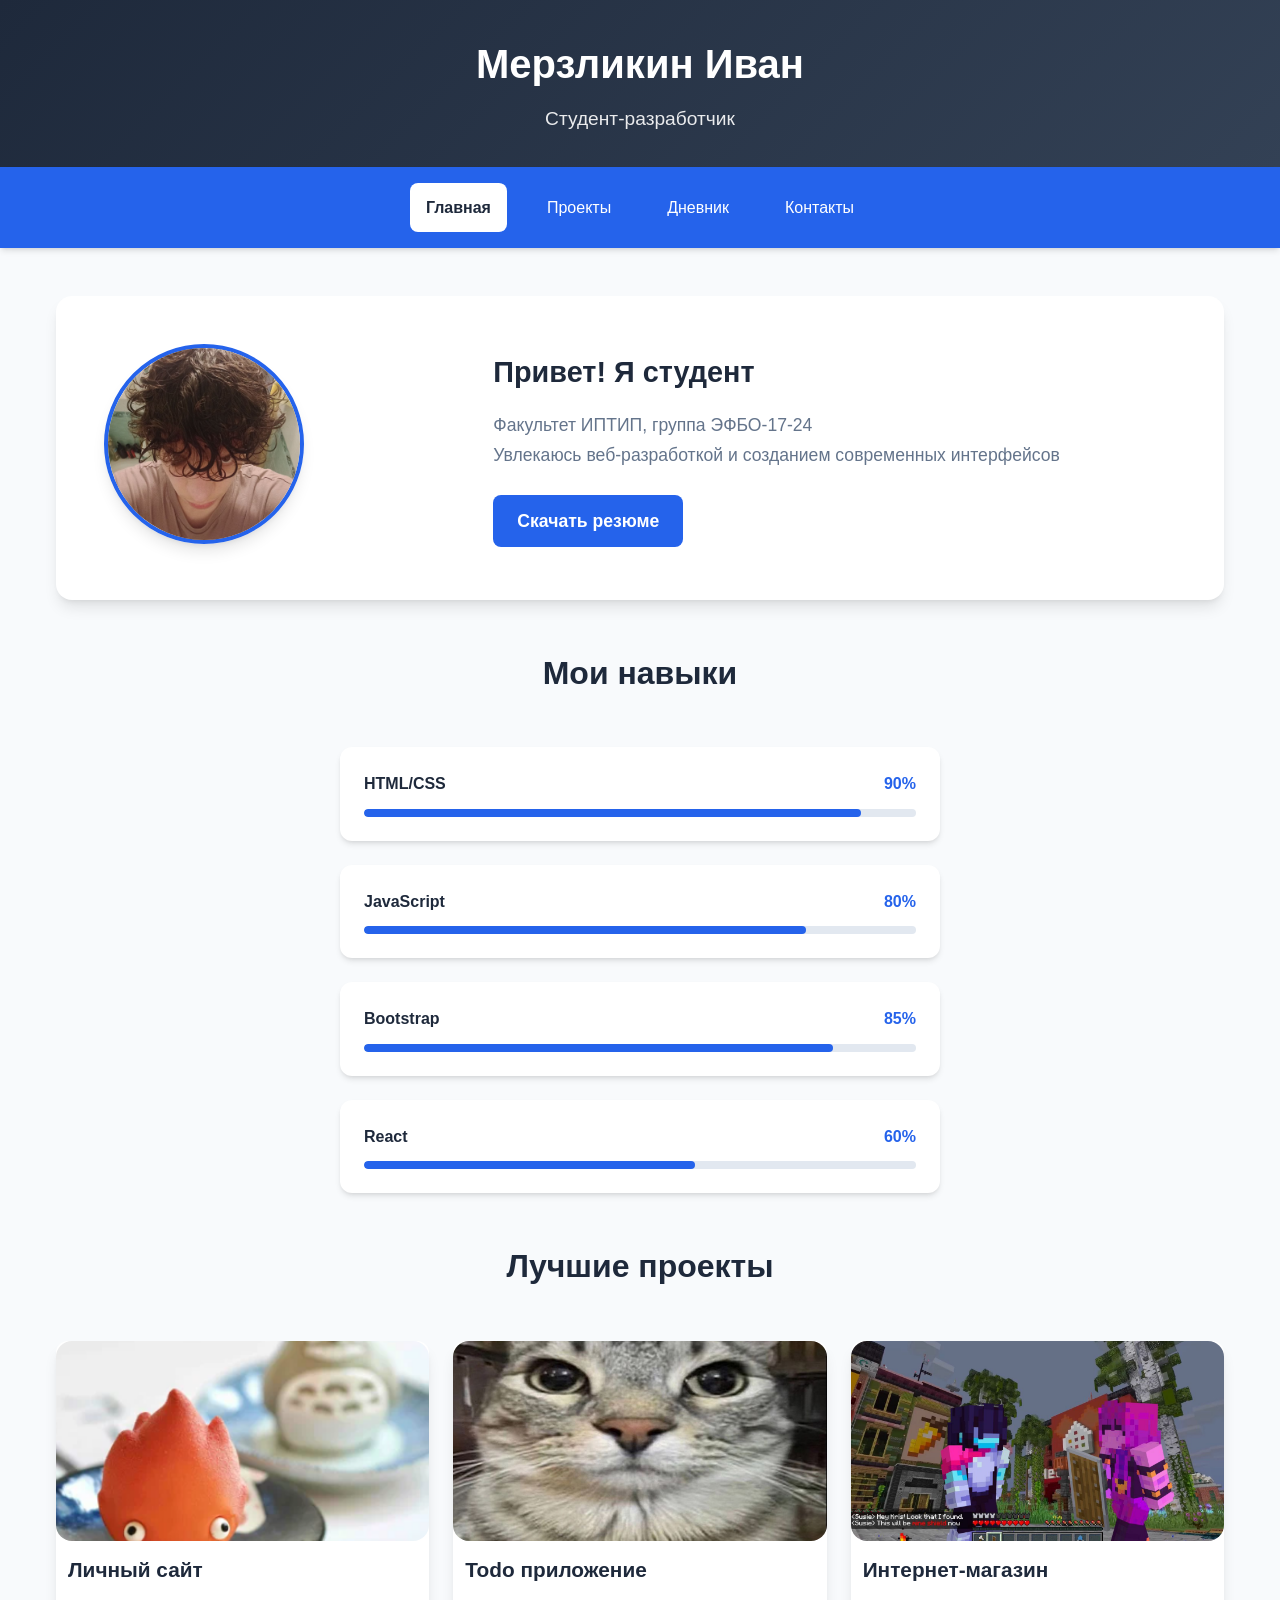
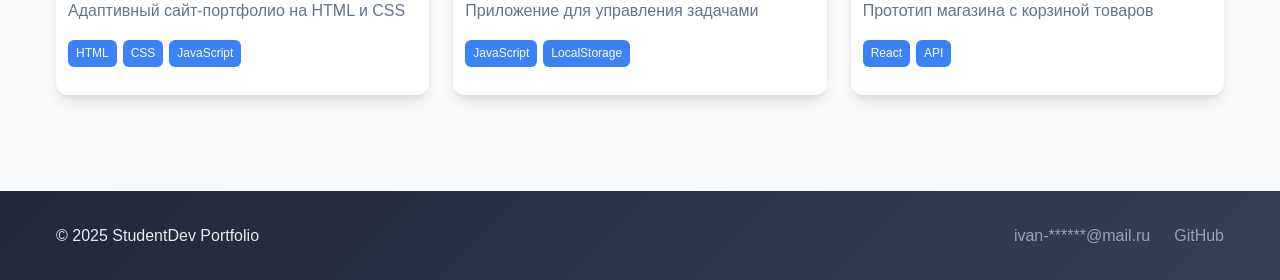
<file: index.html>
<!DOCTYPE html>
<html lang="ru">
<head>
    <meta charset="UTF-8">
    <meta name="viewport" content="width=device-width, initial-scale=1.0">
    <meta name="description" content="Личный сайт студента-разработчика - главная">
    <title>Главная - StudentDev Portfolio</title>
    <link rel="stylesheet" href="styles/styles.css">
</head>
<body>
    <div class="page">
        <!-- Header -->
        <header class="header">
            <div class="container">
                <div class="header__content">
                    <h1 class="header__title">Мерзликин Иван</h1>
                    <p class="header__subtitle">Студент-разработчик</p>
                </div>
            </div>
        </header>

        <!-- Navigation -->
        <nav class="nav" aria-label="Основная навигация">
            <div class="container">
                <ul class="nav__list">
                    <li class="nav__item nav__item--active">
                        <a href="index.html" class="nav__link" aria-current="page">Главная</a>
                    </li>
                    <li class="nav__item">
                        <a href="pages/projects.html" class="nav__link">Проекты</a>
                    </li>
                    <li class="nav__item">
                        <a href="pages/diary.html" class="nav__link">Дневник</a>
                    </li>
                    <li class="nav__item">
                        <a href="pages/contacts.html" class="nav__link">Контакты</a>
                    </li>
                </ul>
            </div>
        </nav>

        <!-- Main Content -->
        <main class="main">
            <div class="container">
                <!-- Hero Section -->
                <section class="hero">
                    <div class="hero__content">
                        <div class="hero__image">
                            <img src="images/photo.jpg" alt="Фото студента" class="hero__photo">
                        </div>
                        <div class="hero__info">
                            <h2 class="hero__greeting">Привет! Я студент</h2>
                            <p class="hero__description">
                                Факультет ИПТИП, группа ЭФБО-17-24<br>
                                Увлекаюсь веб-разработкой и созданием современных интерфейсов
                            </p>
                            <a href="assets/myResume.pdf" download class="button button--primary hero__button" aria-label="Скачать резюме">Скачать резюме</a>
                        </div>
                    </div>
                </section>

                <!-- Skills Section -->
                <section class="skills">
                    <h2 class="section-title">Мои навыки</h2>
                    <div class="skills__grid">
                        <div class="skill">
                            <div class="skill__header">
                                <span class="skill__name">HTML/CSS</span>
                                <span class="skill__percent">90%</span>
                            </div>
                            <div class="skill__progress">
                                <div class="skill__progress-bar" style="width: 90%"></div>
                            </div>
                        </div>
                        <div class="skill">
                            <div class="skill__header">
                                <span class="skill__name">JavaScript</span>
                                <span class="skill__percent">80%</span>
                            </div>
                            <div class="skill__progress">
                                <div class="skill__progress-bar" style="width: 80%"></div>
                            </div>
                        </div>
                        <div class="skill">
                            <div class="skill__header">
                                <span class="skill__name">Bootstrap</span>
                                <span class="skill__percent">85%</span>
                            </div>
                            <div class="skill__progress">
                                <div class="skill__progress-bar" style="width: 85%"></div>
                            </div>
                        </div>
                        <div class="skill">
                            <div class="skill__header">
                                <span class="skill__name">React</span>
                                <span class="skill__percent">60%</span>
                            </div>
                            <div class="skill__progress">
                                <div class="skill__progress-bar" style="width: 60%"></div>
                            </div>
                        </div>
                    </div>
                </section>

                <!-- Projects Preview -->
                <section class="projects-preview">
                    <h2 class="section-title">Лучшие проекты</h2>
                    <div class="projects-preview__grid">
                        <article class="project-card">
                            <div class="project-card__image">
                                <img src="images/project1.jpg" alt="Личный сайт" class="responsive-image">
                            </div>
                            <div class="project-card__content">
                                <h3 class="project-card__title">Личный сайт</h3>
                                <p class="project-card__description">
                                    Адаптивный сайт-портфолио на HTML и CSS
                                </p>
                                <div class="project-card__tags">
                                    <span class="tag">HTML</span>
                                    <span class="tag">CSS</span>
                                    <span class="tag">JavaScript</span>
                                </div>
                            </div>
                        </article>
                        <article class="project-card">
                            <div class="project-card__image">
                                <img src="images/project2.jpg" alt="Todo приложение" class="responsive-image">
                            </div>
                            <div class="project-card__content">
                                <h3 class="project-card__title">Todo приложение</h3>
                                <p class="project-card__description">
                                    Приложение для управления задачами
                                </p>
                                <div class="project-card__tags">
                                    <span class="tag">JavaScript</span>
                                    <span class="tag">LocalStorage</span>
                                </div>
                            </div>
                        </article>
                        <article class="project-card">
                            <div class="project-card__image">
                                <img src="images/project3.jpg" alt="Интернет-магазин" class="responsive-image">
                            </div>
                            <div class="project-card__content">
                                <h3 class="project-card__title">Интернет-магазин</h3>
                                <p class="project-card__description">
                                    Прототип магазина с корзиной товаров
                                </p>
                                <div class="project-card__tags">
                                    <span class="tag">React</span>
                                    <span class="tag">API</span>
                                </div>
                            </div>
                        </article>
                    </div>
                </section>
            </div>
        </main>

        <!-- Footer -->
        <footer class="footer">
            <div class="container">
                <div class="footer__content">
                    <p class="footer__copyright">&copy; 2025 StudentDev Portfolio</p>
                    <div class="footer__links">
                        <a href="mailto:student@edu.ru" class="footer__link">ivan-******@mail.ru</a>
                        <a href="https://github.com/Fayman7/Frontend-And-Backend-Development-KR2/tree/dev" class="footer__link">GitHub</a>
                    </div>
                </div>
            </div>
        </footer>
    </div>
</body>
</html>
</file>
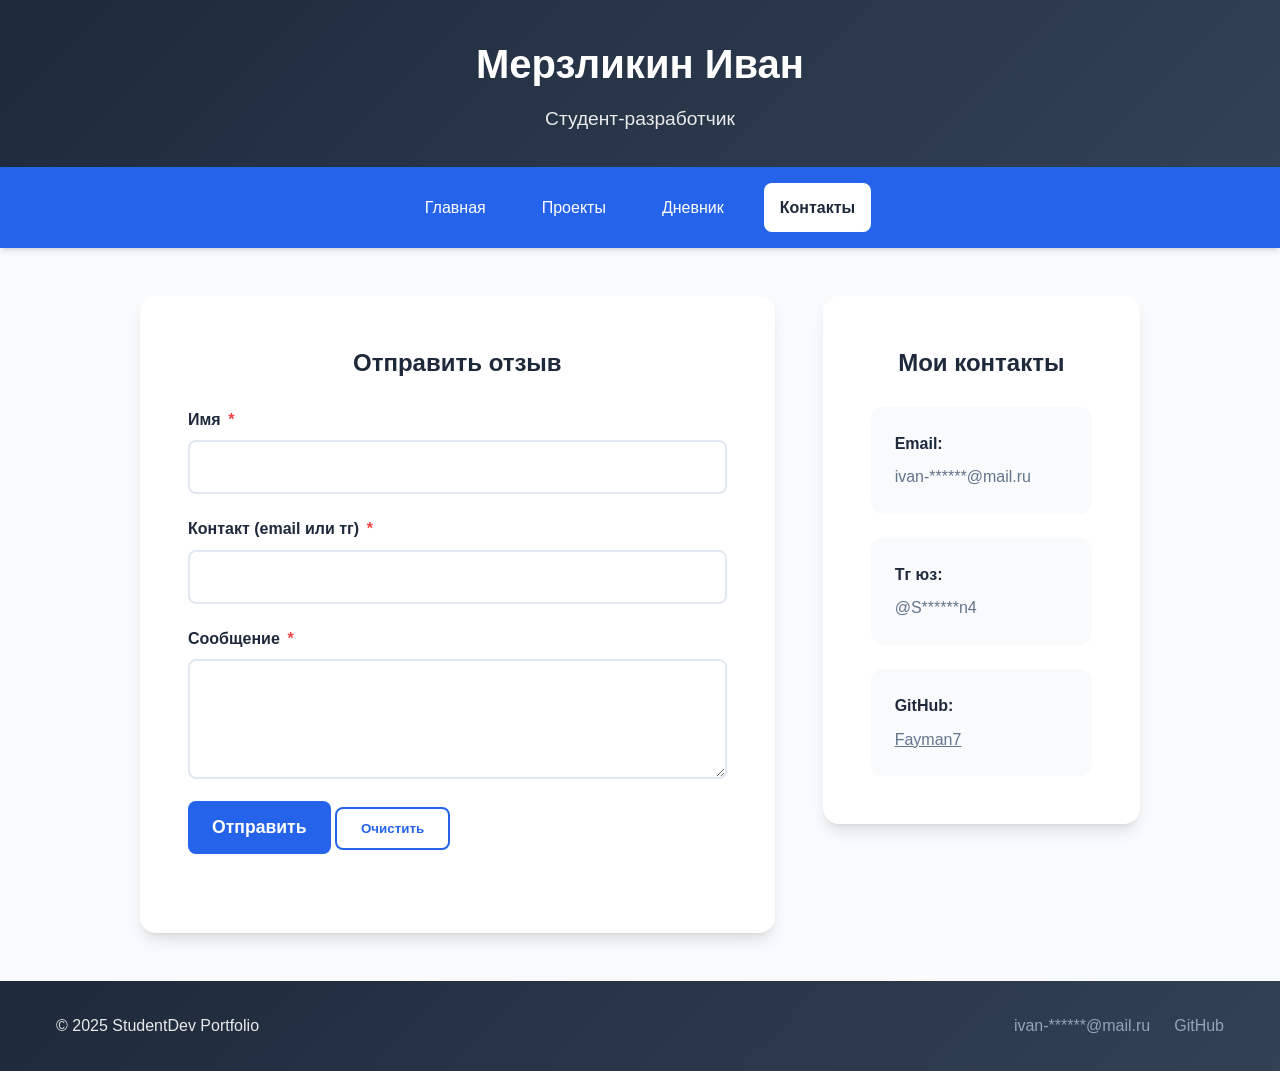
<file: pages/contacts.html>
<!DOCTYPE html>
<html lang="ru">
<head>
    <meta charset="UTF-8">
    <meta name="viewport" content="width=device-width, initial-scale=1.0">
    <meta name="description" content="Личный сайт студента-разработчика - контакты">
    <title>Проекты - StudentDev Portfolio</title>
    <link rel="stylesheet" href="../styles/styles.css">
</head>
<body>
    <div class="page">
        <!-- Header -->
        <header class="header">
            <div class="container">
                <div class="header__content">
                    <h1 class="header__title">Мерзликин Иван</h1>
                    <p class="header__subtitle">Студент-разработчик</p>
                </div>
            </div>
        </header>

        <!-- Navigation -->
        <nav class="nav" aria-label="Основная навигация">
            <div class="container">
                <ul class="nav__list">
                    <li class="nav__item">
                        <a href="../index.html" class="nav__link">Главная</a>
                    </li>
                    <li class="nav__item">
                        <a href="projects.html" class="nav__link">Проекты</a>
                    </li>
                    <li class="nav__item">
                        <a href="diary.html" class="nav__link">Дневник</a>
                    </li>
                    <li class="nav__item nav__item--active">
                        <a href="contacts.html" class="nav__link" aria-current="page">Контакты</a>
                    </li>
                </ul>
            </div>
        </nav>

        <!-- Main Content -->
        <main class="main">
            <div class="container">
                <div class="contacts__content">
                    <div class="contact-form" aria-labelledby="contactFormTitle">
                        <h2 id="contactFormTitle" class="contact-form__title">Отправить отзыв</h2>

                        <form id="contactForm" class="form" novalidate>
                            <fieldset>
                                <legend class="visually-hidden">Форма обратной связи</legend>

                                <div class="form-group">
                                    <label for="name" class="form-label">Имя <span aria-hidden="true" class="required-mark">*</span></label>
                                    <input id="name" name="name" type="text" class="form__input" required aria-required="true" aria-describedby="nameError">
                                    <span id="nameError" class="form-error" role="alert" aria-live="assertive"></span>
                                </div>

                                <div class="form-group">
                                    <label for="contact" class="form-label">Контакт (email или тг) <span aria-hidden="true" class="required-mark">*</span></label>
                                    <input id="contact" name="contact" type="text" class="form__input" required aria-required="true" aria-describedby="contactError">
                                    <span id="contactError" class="form-error" role="alert" aria-live="assertive"></span>
                                </div>

                                <div class="form-group">
                                    <label for="message" class="form-label">Сообщение <span aria-hidden="true" class="required-mark">*</span></label>
                                    <textarea id="message" name="message" class="form__textarea" required aria-required="true" aria-describedby="messageError"></textarea>
                                    <span id="messageError" class="form-error" role="alert" aria-live="assertive"></span>
                                </div>

                                <div class="form-actions">
                                    <button type="submit" class="button form__button button--primary">Отправить</button>
                                    <button type="button" id="contactReset" class="button button--outline">Очистить</button>
                                </div>
                            </fieldset>
                        </form>

                        <p id="formStatus" class="form-status" aria-live="polite"></p>
                    </div>
                    <div class="contact-info">
                        <h2 class="contact-info__title">Мои контакты</h2>
                        <div class="contact-info__items">
                            <div class="contact-item">
                                <div class="contact-item__content">
                                    <p class="contact-item__title">Email: <p class="contact-item__value">ivan-******@mail.ru</p></p>
                                </div>
                            </div>
                            <div class="contact-item">
                                <div class="contact-item__content">
                                    <p class="contact-item__title">Тг юз: <p class="contact-item__value">@S******n4</p></p>
                                </div>
                            </div>
                            <div class="contact-item">
                                <div class="contact-item__content">
                                    <p class="contact-item__title">GitHub: </p>
                                    <a href="https://github.com/Fayman7/Frontend-And-Backend-Development-KR2/tree/dev" class="contact-item__value">Fayman7</a>
                                </div>
                            </div>
                        </div>
                    </div>
                </div>
            </div>
        </main>

        <!-- Footer -->
        <footer class="footer">
            <div class="container">
                <div class="footer__content">
                    <p class="footer__copyright">&copy; 2025 StudentDev Portfolio</p>
                    <div class="footer__links">
                        <a href="mailto:student@edu.ru" class="footer__link">ivan-******@mail.ru</a>
                        <a href="https://github.com/Fayman7/Frontend-And-Backend-Development-KR2/tree/dev" class="footer__link">GitHub</a>
                    </div>
                </div>
            </div>
        </footer>
    </div>
    <script>
        (function(){
        const form = document.getElementById('contactForm');
        const status = document.getElementById('formStatus');
        const resetBtn = document.getElementById('contactReset');

        function setError(input, message) {
            const err = document.getElementById(input.getAttribute('aria-describedby'));
            input.setAttribute('aria-invalid', 'true');
            if (err) err.textContent = message;
        }
        function clearError(input) {
            const err = document.getElementById(input.getAttribute('aria-describedby'));
            input.removeAttribute('aria-invalid');
            if (err) err.textContent = '';
        }

        function validate() {
            const name = form.elements['name'];
            const contact = form.elements['contact'];
            const message = form.elements['message'];
            let valid = true;
            // очистка
            [name, contact, message].forEach(clearError);

            if (!name.value.trim()) { setError(name, 'Введите имя'); valid = false; }
            if (!contact.value.trim()) { setError(contact, 'Укажите контакт'); valid = false; }
            if (!message.value.trim()) { setError(message, 'Напишите сообщение'); valid = false; }

            return { valid, firstInvalid: valid ? null : [name, contact, message].find(i => i.hasAttribute('aria-invalid')) };
        }

        form.addEventListener('submit', function(e){
            e.preventDefault();
            const result = validate();
            if (!result.valid) {
            result.firstInvalid.focus();
            status.textContent = 'Пожалуйста, исправьте ошибки в форме.';
            return;
            }
            // Успешная отправка (здесь можно сделать fetch). Для демонстрации — показать сообщение и сбросить форму.
            status.textContent = 'Спасибо! Ваше сообщение отправлено.';
            form.reset();
            [ ...form.elements ].forEach(el => { if (el.getAttribute && el.getAttribute('aria-invalid')) el.removeAttribute('aria-invalid'); });
        });

        resetBtn.addEventListener('click', () => {
            form.reset();
            status.textContent = '';
            [ ...form.elements ].forEach(el => { if (el.getAttribute && el.getAttribute('aria-invalid')) el.removeAttribute('aria-invalid'); const err = document.getElementById(el.getAttribute && el.getAttribute('aria-describedby')); if (err) err.textContent = ''; });
        });
        })();
    </script>
</body>
</html>
</file>
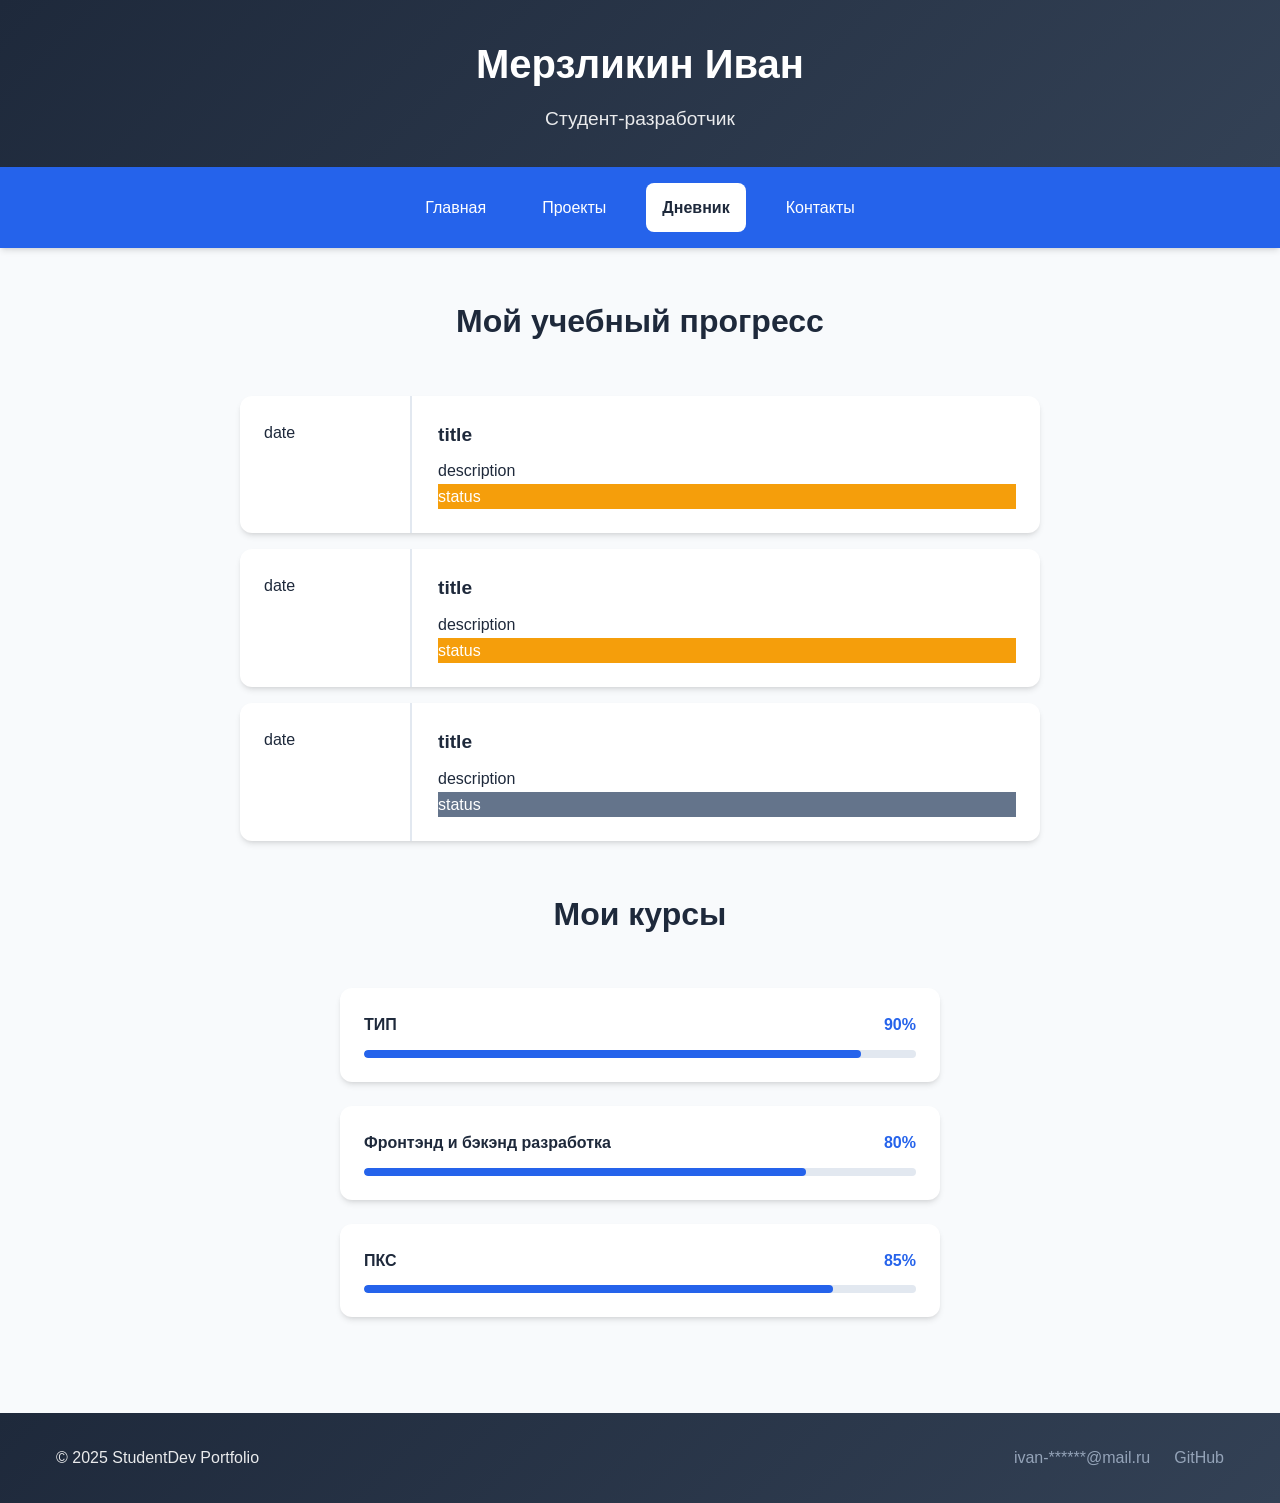
<file: pages/diary.html>
<!DOCTYPE html>
<html lang="ru">
<head>
    <meta charset="UTF-8">
    <meta name="viewport" content="width=device-width, initial-scale=1.0">
    <meta name="description" content="Личный сайт студента-разработчика - учебный дневник">
    <title>Проекты - StudentDev Portfolio</title>
    <link rel="stylesheet" href="../styles/styles.css">
</head>
<body>
    <div class="page">
        <!-- Header -->
        <header class="header">
            <div class="container">
                <div class="header__content">
                    <h1 class="header__title">Мерзликин Иван</h1>
                    <p class="header__subtitle">Студент-разработчик</p>
                </div>
            </div>
        </header>

        <!-- Navigation -->
        <nav class="nav" aria-label="Основная навигация">
            <div class="container">
                <ul class="nav__list">
                    <li class="nav__item">
                        <a href="../index.html" class="nav__link">Главная</a>
                    </li>
                    <li class="nav__item">
                        <a href="projects.html" class="nav__link">Проекты</a>
                    </li>
                    <li class="nav__item nav__item--active">
                        <a href="diary.html" class="nav__link" aria-current="page">Дневник</a>
                    </li>
                    <li class="nav__item">
                        <a href="contacts.html" class="nav__link">Контакты</a>
                    </li>
                </ul>
            </div>
        </nav>

        <!-- Main Content -->
        <main class="main">
            <div class="container">
                <section class="timeline">
                    <h2 class="section-title">Мой учебный прогресс</h2>
                    <div class="timeline__item">
                        <p class="timeline_date">date</p>
                        <div class="timeline__content">
                            <h2 class="timeline__title">title</h2>
                            <p class="timeline__descripsion">description</p>
                            <p class="timeline__status--in-progress">status</p>
                        </div>
                    </div>
                    <div class="timeline__item">
                        <p class="timeline_date">date</p>
                        <div class="timeline__content">
                            <h2 class="timeline__title">title</h2>
                            <p class="timeline__descripsion">description</p>
                            <p class="timeline__status--in-progress">status</p>
                        </div>
                    </div>
                    <div class="timeline__item">
                        <p class="timeline_date">date</p>
                        <div class="timeline__content">
                            <h2 class="timeline__title">title</h2>
                            <p class="timeline__descripsion">description</p>
                            <p class="timeline__status--planned">status</p>
                        </div>
                    </div>
                </section>
                <section class="skills">
                    <h2 class="section-title">Мои курсы</h2>
                    <div class="skills__grid">
                        <div class="skill">
                            <div class="skill__header">
                                <span class="skill__name">ТИП</span>
                                <span class="skill__percent">90%</span>
                            </div>
                            <div class="skill__progress">
                                <div class="skill__progress-bar" style="width: 90%"></div>
                            </div>
                        </div>
                        <div class="skill">
                            <div class="skill__header">
                                <span class="skill__name">Фронтэнд и бэкэнд разработка</span>
                                <span class="skill__percent">80%</span>
                            </div>
                            <div class="skill__progress">
                                <div class="skill__progress-bar" style="width: 80%"></div>
                            </div>
                        </div>
                        <div class="skill">
                            <div class="skill__header">
                                <span class="skill__name">ПКС</span>
                                <span class="skill__percent">85%</span>
                            </div>
                            <div class="skill__progress">
                                <div class="skill__progress-bar" style="width: 85%"></div>
                            </div>
                        </div>
                    </div>
                </section>
            </div>
        </main>

        <!-- Footer -->
        <footer class="footer">
            <div class="container">
                <div class="footer__content">
                    <p class="footer__copyright">&copy; 2025 StudentDev Portfolio</p>
                    <div class="footer__links">
                        <a href="mailto:student@edu.ru" class="footer__link">ivan-******@mail.ru</a>
                        <a href="https://github.com/Fayman7/Frontend-And-Backend-Development-KR2/tree/dev" class="footer__link">GitHub</a>
                    </div>
                </div>
            </div>
        </footer>
    </div>
</body>
</html>
</file>
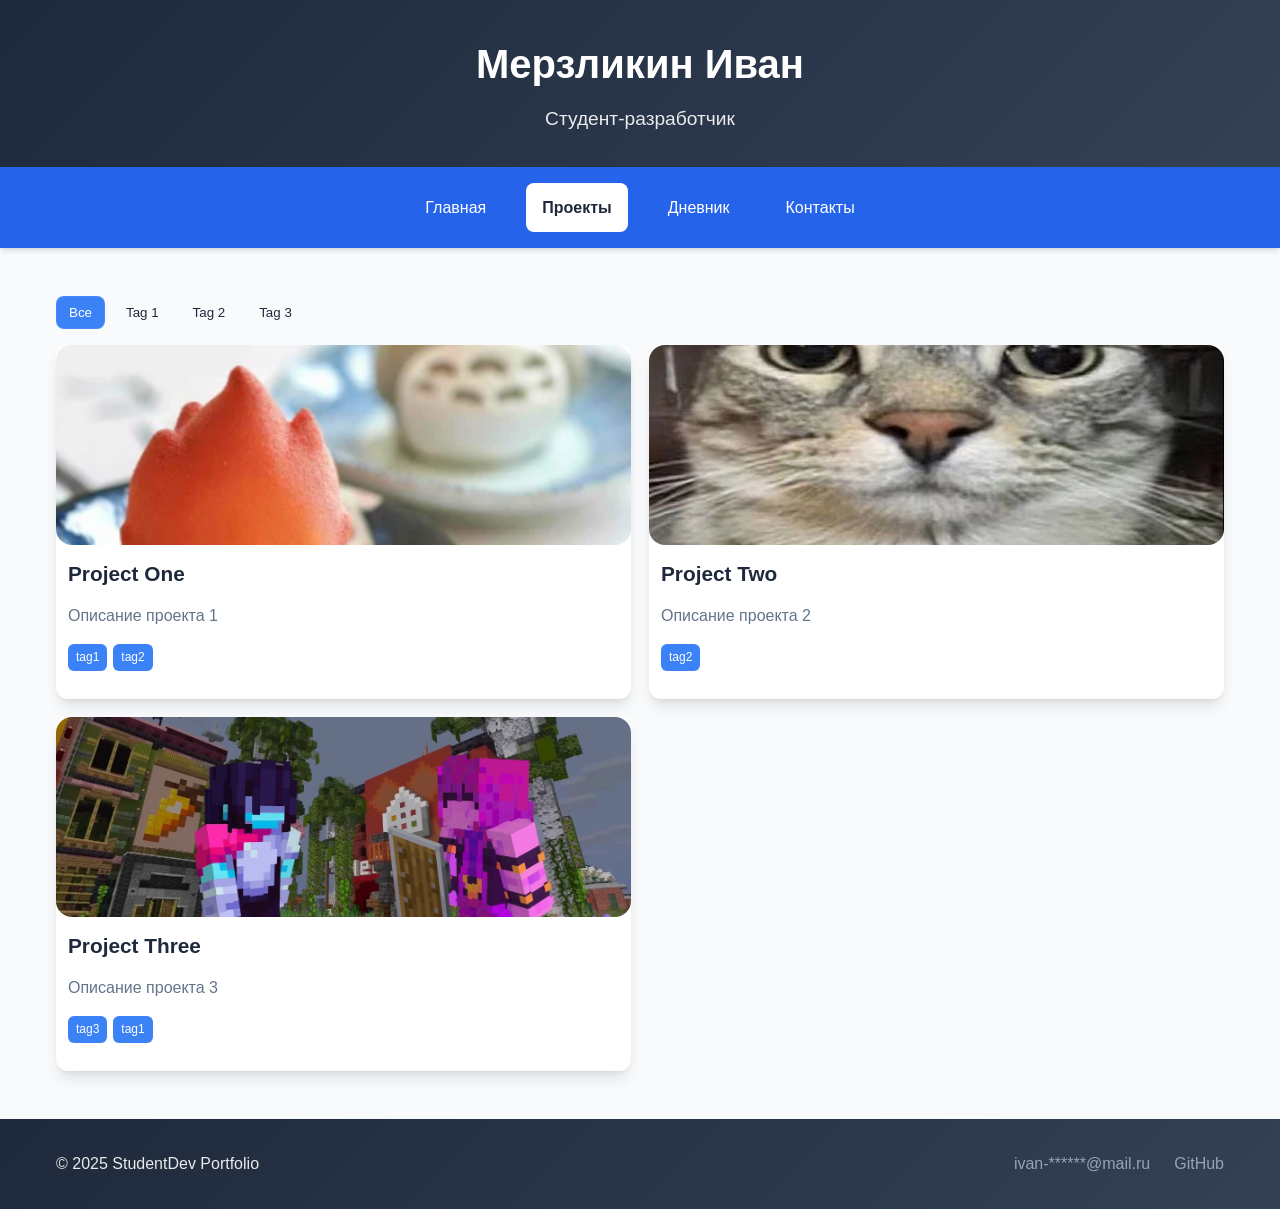
<file: pages/projects.html>
<!DOCTYPE html>
<html lang="ru">
<head>
    <meta charset="UTF-8">
    <meta name="viewport" content="width=device-width, initial-scale=1.0">
    <meta name="description" content="Личный сайт студента-разработчика - проекты">
    <title>Проекты - StudentDev Portfolio</title>
    <link rel="stylesheet" href="../styles/styles.css">
</head>
<body>
    <div class="page">
        <!-- Header -->
        <header class="header">
            <div class="container">
                <div class="header__content">
                    <h1 class="header__title">Мерзликин Иван</h1>
                    <p class="header__subtitle">Студент-разработчик</p>
                </div>
            </div>
        </header>

        <!-- Navigation -->
        <nav class="nav" aria-label="Основная навигация">
            <div class="container">
                <ul class="nav__list">
                    <li class="nav__item">
                        <a href="../index.html" class="nav__link">Главная</a>
                    </li>
                    <li class="nav__item nav__item--active">
                        <a href="projects.html" class="nav__link" aria-current="page">Проекты</a>
                    </li>
                    <li class="nav__item">
                        <a href="diary.html" class="nav__link">Дневник</a>
                    </li>
                    <li class="nav__item">
                        <a href="contacts.html" class="nav__link">Контакты</a>
                    </li>
                </ul>
            </div>
        </nav>

        <!-- Main Content -->
        <main class="main">
            <div class="container">
                <section class="projects__filters" id="projectsFilters">
                    <button type="button" class="filter" data-filter="all" aria-pressed="true">Все</button>
                    <button type="button" class="filter" data-filter="tag1">Tag 1</button>
                    <button type="button" class="filter" data-filter="tag2">Tag 2</button>
                    <button type="button" class="filter" data-filter="tag3">Tag 3</button>
                </section>
                <section class="projects-grid" id="projectsGrid">
                    <div class="project-card" data-tags="tag1 tag2">
                        <div class="project-card__image">
                            <img src="../images/project1.jpg" alt="картинка для первого проекта" class="responsive-image">
                        </div>
                        <div class="project-card__content">
                            <h2 class="project-card__title">Project One</h2>
                            <p class="project-card__description">Описание проекта 1</p>
                            <div class="project-card__tags">
                                <span class="tag">tag1</span>
                                <span class="tag">tag2</span>
                            </div>
                        </div>
                    </div>

                    <div class="project-card" data-tags="tag2">
                        <div class="project-card__image">
                            <img src="../images/project2.jpg" alt="картинка для второго проекта" class="responsive-image">
                        </div>
                        <div class="project-card__content">
                            <h2 class="project-card__title">Project Two</h2>
                            <p class="project-card__description">Описание проекта 2</p>
                            <div class="project-card__tags">
                                <span class="tag">tag2</span>
                            </div>
                        </div>
                    </div>

                    <div class="project-card" data-tags="tag3 tag1">
                        <div class="project-card__image">
                            <img src="../images/project3.jpg" alt="картинка для третьего проекта" class="responsive-image">
                        </div>
                        <div class="project-card__content">
                            <h2 class="project-card__title">Project Three</h2>
                            <p class="project-card__description">Описание проекта 3</p>
                            <div class="project-card__tags">
                                <span class="tag">tag3</span>
                                <span class="tag">tag1</span>
                            </div>
                        </div>
                    </div>
                </section>
                <!-- JS -->
                <script src="../scripts/projects.js" defer></script>
             </div>
         </main>

        <!-- Footer -->
        <footer class="footer">
            <div class="container">
                <div class="footer__content">
                    <p class="footer__copyright">&copy; 2025 StudentDev Portfolio</p>
                    <div class="footer__links">
                        <a href="mailto:student@edu.ru" class="footer__link">ivan-******@mail.ru</a>
                        <a href="https://github.com/Fayman7/Frontend-And-Backend-Development-KR2/tree/dev" class="footer__link">GitHub</a>
                    </div>
                </div>
            </div>
        </footer>
    </div>
</body>
</html>
</file>
<file: styles/styles.css>
/* CSS Variables */
:root {
    /* Colors */
    --primary-color: #2563eb;
    --primary-dark: #1d4ed8;
    --primary-light: #3b82f6;
    --secondary-color: #64748b;
    --accent-color: #f59e0b;
    --success-color: #10b981;
    --warning-color: #f59e0b;
    --error-color: #ef4444;
    
    /* Text Colors */
    --text-primary: #1e293b;
    --text-secondary: #64748b;
    --text-light: #94a3b8;
    --text-white: #ffffff;
    
    /* Background Colors */
    --bg-body: #f8fafc;
    --bg-card: #ffffff;
    --bg-header: #1e293b;
    --bg-footer: #1e293b;
    
    /* Gradients */
    --gradient-primary: linear-gradient(135deg, var(--primary-color), var(--primary-dark));
    --gradient-dark: linear-gradient(135deg, var(--bg-header), #334155);
    
    /* Shadows */
    --shadow-sm: 0 1px 2px 0 rgb(0 0 0 / 0.05);
    --shadow-md: 0 4px 6px -1px rgb(0 0 0 / 0.1), 0 2px 4px -2px rgb(0 0 0 / 0.1);
    --shadow-lg: 0 10px 15px -3px rgb(0 0 0 / 0.1), 0 4px 6px -4px rgb(0 0 0 / 0.1);
    
    /* Border Radius */
    --radius-sm: 0.375rem;
    --radius-md: 0.5rem;
    --radius-lg: 0.75rem;
    --radius-xl: 1rem;
    
    /* Spacing */
    --space-xs: 0.5rem;
    --space-sm: 0.75rem;
    --space-md: 1rem;
    --space-lg: 1.5rem;
    --space-xl: 2rem;
    --space-2xl: 3rem;
    
    /* Transitions */
    --transition: all 0.3s ease;
}

/* Reset and Base Styles */
* {
    margin: 0;
    padding: 0;
    box-sizing: border-box;
}

body {
    font-family: 'Inter', -apple-system, BlinkMacSystemFont, sans-serif;
    line-height: 1.6;
    color: var(--text-primary);
    background-color: var(--bg-body);
}

fieldset {
    border: none;
    padding: 0;
    margin: 0;
}

.container {
    max-width: 1200px;
    margin: 0 auto;
    padding: 0 var(--space-md);
}

.responsive-image {
    width: 100%;
    height: auto;
    display: block;
    border-radius: var(--radius-xl);
}

.header:focus,
.header:focus-visible,
.nav:focus,
.nav:focus-visible,
.main:focus,
.main:focus-visible,
.footer:focus,
.footer:focus-visible {
    outline: none;
    box-shadow: 0 0 0 4px rgba(37, 99, 235, 0.12);
    border-radius: var(--radius-md);
    transition: box-shadow 0.18s ease;
}

/* Page Layout */
.page {
    min-height: 100vh;
    display: flex;
    flex-direction: column;
}

/* Header */
.header {
    background: var(--gradient-dark);
    color: var(--text-white);
    padding: var(--space-xl) 0;
    text-align: center;
}

.header__content {
    max-width: 600px;
    margin: 0 auto;
}

.header__title {
    font-size: 2.5rem;
    font-weight: 700;
    margin-bottom: var(--space-xs);
}

.header__subtitle {
    font-size: 1.2rem;
    opacity: 0.9;
}

/* Navigation */
.nav {
    background: var(--primary-color);
    position: sticky;
    top: 0;
    z-index: 100;
    box-shadow: var(--shadow-md);
}

.nav__list {
    list-style: none;
    display: flex;
    justify-content: center;
    gap: var(--space-lg);
    padding: var(--space-md) 0;
}

.nav__item {
    margin: 0;
}

.nav__link {
    display: block;
    padding: var(--space-sm) var(--space-md);
    color: var(--text-white);
    text-decoration: none;
    border-radius: var(--radius-md);
    transition: var(--transition);
    font-weight: 500;
}

.nav__link:hover {
    background: rgba(255, 255, 255, 0.1);
    transform: translateY(-1px);
}

.nav-link:focus {
      outline: none;
      border-color: #0066cc;
      background: #e6f3ff;
}

.nav__item--active .nav__link {
    background: var(--bg-card);
    color: var(--text-primary);
    font-weight: 600;
}

/* Main Content */
.main {
    flex: 1;
    padding: var(--space-2xl) 0;
}

/* Section Title */
.section-title {
    font-size: 2rem;
    font-weight: 700;
    color: var(--text-primary);
    text-align: center;
    margin-bottom: var(--space-2xl);
}

/* Hero Section */
.hero {
    margin-bottom: var(--space-2xl);
}

.hero__content {
    display: grid;
    grid-template-columns: 1fr 2fr;
    gap: var(--space-2xl);
    align-items: center;
    background: var(--bg-card);
    padding: var(--space-2xl);
    border-radius: var(--radius-xl);
    box-shadow: var(--shadow-lg);
}

.hero__photo {
    width: 200px;
    height: 200px;
    border-radius: 50%;
    object-fit: cover;
    border: 4px solid var(--primary-color);
    box-shadow: var(--shadow-lg);
}

.hero__greeting {
    font-size: 1.8rem;
    font-weight: 600;
    color: var(--text-primary);
    margin-bottom: var(--space-md);
}

.hero__description {
    font-size: 1.1rem;
    color: var(--text-secondary);
    line-height: 1.7;
    margin-bottom: var(--space-lg);
}

.hero__button {
    font-size: 1.1rem;
    padding: var(--space-md) var(--space-lg);
}

/* Skills Section */
.skills {
    margin-bottom: var(--space-2xl);
}

.skills__grid {
    display: grid;
    gap: var(--space-lg);
    max-width: 600px;
    margin: 0 auto;
}

.skill {
    background: var(--bg-card);
    padding: var(--space-lg);
    border-radius: var(--radius-lg);
    box-shadow: var(--shadow-md);
}

.skill__header {
    display: flex;
    justify-content: space-between;
    align-items: center;
    margin-bottom: var(--space-sm);
}

.skill__name {
    font-weight: 600;
    color: var(--text-primary);
}

.skill__percent {
    font-weight: 600;
    color: var(--primary-color);
}

.skill__progress {
    height: 8px;
    background: #e2e8f0;
    border-radius: var(--radius-sm);
    overflow: hidden;
}

.skill__progress-bar {
    height: 100%;
    background: var(--primary-color);
    border-radius: var(--radius-sm);
    transition: width 1s ease-in-out;
}

/* Projects Preview */
.projects-preview {
    margin-bottom: var(--space-2xl);
}

.projects-preview__grid {
    display: grid;
    grid-template-columns: repeat(auto-fit, minmax(300px, 1fr));
    gap: var(--space-lg);
}

/* Project Card */
.project-card {
    background: var(--bg-card);
    border-radius: var(--radius-lg);
    overflow: hidden;
    box-shadow: var(--shadow-md);
}

.project-card:hover {
    transform: translateY(-4px);
    transition: var(--transition);
    box-shadow: var(--shadow-lg);
}

.project-card__image, image {
    height: 200px;
    overflow: hidden;
}

.project-card__image img, image {
    width: 100%;
    height: 100%;
    object-fit: cover;
    transition: var(--transition);
}

.project-card:hover .project-card__image img {
    transform: scale(1.05);
}

.project-card__content {
    padding: var(--space-lg);
}

.project-card__title {
    font-size: 1.3rem;
    font-weight: 600;
    color: var(--text-primary);
    margin-bottom: var(--space-sm);
}

.project-card__description {
    color: var(--text-secondary);
    line-height: 1.6;
    margin-bottom: var(--space-md);
}

.project-card__tags {
    display: flex;
    flex-wrap: wrap;
    gap: var(--space-xs);
    margin-bottom: var(--space-md);
}

.project-card__button {
    width: 100%;
}

/* Tag Component */
.tag {
    display: inline-block;
    padding: var(--space-xs) var(--space-sm);
    background: var(--primary-light);
    color: var(--text-white);
    border-radius: var(--radius-sm);
    font-size: 0.8rem;
    font-weight: 500;
}

/* Button Component */
.button {
    display: inline-block;
    padding: var(--space-sm) var(--space-lg);
    border: none;
    border-radius: var(--radius-md);
    font-weight: 600;
    text-decoration: none;
    text-align: center;
    cursor: pointer;
    transition: var(--transition);
    font-family: inherit;
}

.button--primary {
    background: var(--primary-color);
    color: var(--text-white);
}

.button--primary:hover {
    background: var(--primary-dark);
    transform: translateY(-2px);
}

.button--outline {
    background: transparent;
    color: var(--primary-color);
    border: 2px solid var(--primary-color);
}

.button--outline:hover {
    background: var(--primary-color);
    color: var(--text-white);
    transform: translateY(-2px);
}

/* Projects Page Specific Styles */
.projects__header {
    display: flex;
    justify-content: space-between;
    align-items: center;
    margin-bottom: var(--space-2xl);
    flex-wrap: wrap;
    gap: var(--space-md);
}

.projects__filters {
    display: flex;
    gap: 8px;
    flex-wrap: wrap;
    margin-bottom: 16px;
}

.filter {
    padding: 8px 12px;
    background: rgba(255,255,255,0.06);
    border: 1px solid rgba(255,255,255,0.06);
    color: inherit;
    border-radius: 8px;
    cursor: pointer;
    transition: background 0.18s ease, transform 0.12s ease;
}

.filter:hover { transform: translateY(-2px); }

.filter[aria-pressed="true"], .filter.active {
    background: var(--primary-light);
    color: var(--text-white);
}

/* Сетка проектов и скрытие */
.projects-grid {
    display: grid;
    grid-template-columns: repeat(2, minmax(260px, 1fr));
    gap: 18px;
}

.project-card {
    background: var(--color-duo-main, #fff);
    border-radius: 12px;
    overflow: hidden;
    box-shadow: var(--shadow-lg, 0 6px 20px rgba(0,0,0,0.08));
    display: flex;
    flex-direction: column;
    transition: var(--transition);
}

.project-card__content { padding: 12px; }

.project-card__tags { margin-top: 8px; display:flex; gap:6px; flex-wrap:wrap; }

.tag { padding:4px 8px; border-radius:6px; font-size:12px; }

/* скрытие карточки */
.project-card.is-hidden { display: none !important; }

/* Diary Page Specific Styles */
.timeline {
    max-width: 800px;
    margin: 0 auto var(--space-2xl);
}

.timeline__item {
    display: grid;
    grid-template-columns: 150px 1fr;
    gap: var(--space-lg);
    padding: var(--space-lg);
    background: var(--bg-card);
    border-radius: var(--radius-lg);
    margin-bottom: var(--space-md);
    box-shadow: var(--shadow-md);
    position: relative;
}

.timeline__item::before {
    content: '';
    position: absolute;
    left: 170px;
    top: 0;
    bottom: 0;
    width: 2px;
    background: #e2e8f0;
}

.timeline__date {
    font-weight: 600;
    color: var(--text-primary);
}

.timeline__content {
    position: relative;
}

.timeline__title {
    font-size: 1.2rem;
    font-weight: 600;
    color: var(--text-primary);
    margin-bottom: var(--space-xs);
}

.timeline__description {
    color: var(--text-secondary);
    line-height: 1.6;
    margin-bottom: var(--space-sm);
}

.timeline__status {
    display: inline-block;
    padding: var(--space-xs) var(--space-sm);
    border-radius: var(--radius-sm);
    font-size: 0.8rem;
    font-weight: 600;
}

.timeline__status--completed {
    background: var(--success-color);
    color: white;
}

.timeline__status--in-progress {
    background: var(--warning-color);
    color: white;
}

.timeline__status--planned {
    background: var(--secondary-color);
    color: white;
}

/* Courses Section */
.courses {
    margin-bottom: var(--space-2xl);
}

.courses__title {
    font-size: 1.5rem;
    font-weight: 600;
    color: var(--text-primary);
    margin-bottom: var(--space-lg);
    text-align: center;
}

.courses__grid {
    display: grid;
    gap: var(--space-lg);
    max-width: 600px;
    margin: 0 auto;
}

.course {
    background: var(--bg-card);
    padding: var(--space-lg);
    border-radius: var(--radius-lg);
    box-shadow: var(--shadow-md);
}

.course__header {
    display: flex;
    justify-content: space-between;
    align-items: center;
    margin-bottom: var(--space-sm);
}

.course__name {
    font-weight: 600;
    color: var(--text-primary);
}

.course__percent {
    font-weight: 600;
    color: var(--primary-color);
}

.course__progress {
    height: 8px;
    background: #e2e8f0;
    border-radius: var(--radius-sm);
    overflow: hidden;
}

.course__progress-bar {
    height: 100%;
    background: var(--primary-color);
    border-radius: var(--radius-sm);
    transition: width 1s ease-in-out;
}

/* Add Entry Form */
.add-entry {
    background: var(--bg-card);
    padding: var(--space-2xl);
    border-radius: var(--radius-xl);
    box-shadow: var(--shadow-lg);
    max-width: 600px;
    margin: 0 auto;
}

.add-entry__title {
    font-size: 1.5rem;
    font-weight: 600;
    color: var(--text-primary);
    margin-bottom: var(--space-lg);
    text-align: center;
}

.add-entry__form {
    display: grid;
    gap: var(--space-lg);
}

.form-group {
    display: flex;
    flex-direction: column;
}

.form-label {
    font-weight: 600;
    color: var(--text-primary);
    margin-bottom: var(--space-xs);
}

.form-input,
.form-textarea {
    padding: var(--space-md);
    border: 2px solid #e2e8f0;
    border-radius: var(--radius-md);
    font-family: inherit;
    font-size: 1rem;
    transition: var(--transition);
}

.form-input:focus,
.form-textarea:focus {
    outline: none;
    border-color: var(--primary-color);
    box-shadow: 0 0 0 3px rgba(37, 99, 235, 0.1);
}

.form-textarea {
    resize: vertical;
    min-height: 100px;
}

/* Contacts Page Specific Styles */
.contacts__content {
    display: grid;
    grid-template-columns: 2fr 1fr;
    gap: var(--space-2xl);
    max-width: 1000px;
    margin: 0 auto;
}

.contact-form {
    background: var(--bg-card);
    padding: var(--space-2xl);
    border-radius: var(--radius-xl);
    box-shadow: var(--shadow-lg);
}

.form {
    display: grid;
    gap: var(--space-lg);
}

.form__group {
    display: flex;
    flex-direction: column;
}

.form__label {
    font-weight: 600;
    color: var(--text-primary);
    margin-bottom: var(--space-xs);
}

.form__input,
.form__textarea {
    padding: var(--space-md);
    border: 2px solid #e2e8f0;
    border-radius: var(--radius-md);
    font-family: inherit;
    font-size: 1rem;
    transition: var(--transition);
}

.form__input:focus,
.form__textarea:focus {
    outline: none;
    border-color: var(--primary-color);
    box-shadow: 0 0 0 3px rgba(37, 99, 235, 0.1);
}

.form__textarea {
    resize: vertical;
    min-height: 120px;
}

.form__button {
    font-size: 1.1rem;
    padding: var(--space-md) var(--space-lg);
}

.contact-info {
    background: var(--bg-card);
    padding: var(--space-2xl);
    border-radius: var(--radius-xl);
    box-shadow: var(--shadow-lg);
    height: fit-content;
}

.contact-info__title,
.contact-form__title {
    font-size: 1.5rem;
    font-weight: 600;
    color: var(--text-primary);
    margin-bottom: var(--space-lg);
    text-align: center;
}

.contact-info__items {
    display: grid;
    gap: var(--space-lg);
}

.contact-item {
    display: flex;
    align-items: flex-start;
    gap: var(--space-md);
    padding: var(--space-lg);
    background: #f8fafc;
    border-radius: var(--radius-lg);
    transition: var(--transition);
}

.contact-item:hover {
    transform: translateY(-2px);
    box-shadow: var(--shadow-md);
}

.contact-item__icon {
    font-size: 1.5rem;
    flex-shrink: 0;
}

.contact-item__content {
    flex: 1;
}

.contact-item__title {
    font-weight: 600;
    color: var(--text-primary);
    margin-bottom: var(--space-xs);
}

.contact-item__value {
    color: var(--text-secondary);
}

/* Визуальные индикаторы обязательных полей */
.required-mark { color: var(--error-color); margin-left: 0.2rem; }

/* Сообщение об ошибке */
.form-error {
    color: var(--error-color);
    font-size: 0.9rem;
    min-height: 1.1em;
    display: block;
    margin-top: 6px;
}

/* Поле с ошибкой */
.form__input[aria-invalid="true"],
.form__textarea[aria-invalid="true"] {
    border-color: var(--error-color);
    box-shadow: 0 0 0 3px rgba(239, 68, 68, 0.12);
}

/* Статус формы (live region) */
.form-status {
    margin-top: 12px;
    font-weight: 600;
    min-height: 1.2em;
}

/* Скрытый текст для вспомогательной семантики */
.visually-hidden {
    position: absolute !important;
    height: 1px; width: 1px;
    overflow: hidden;
    clip: rect(1px, 1px, 1px, 1px);
    white-space: nowrap;
}

/* Footer */
.footer {
    background: var(--gradient-dark);
    color: var(--text-white);
    padding: var(--space-xl) 0;
    margin-top: auto;
}

.footer__content {
    display: flex;
    justify-content: space-between;
    align-items: center;
    flex-wrap: wrap;
    gap: var(--space-md);
}

.footer__copyright {
    margin: 0;
    opacity: 0.9;
}

.footer__links {
    display: flex;
    gap: var(--space-lg);
}

.footer__link {
    color: var(--text-light);
    text-decoration: none;
    transition: var(--transition);
}

.footer__link:hover {
    color: var(--text-white);
}

/* Responsive Design */
@media (max-width: 768px) {
    .container {
        padding: 0 var(--space-sm);
    }
    
    .header__title {
        font-size: 2rem;
    }
    
    .nav__list {
        flex-direction: column;
        gap: var(--space-xs);
        align-items: center;
    }
    
    .hero__content {
        grid-template-columns: 1fr;
        text-align: center;
        gap: var(--space-lg);
    }
    
    .hero__photo {
        width: 150px;
        height: 150px;
    }
    
    .projects__header {
        flex-direction: column;
        align-items: stretch;
    }
    
    .projects__filters {
        justify-content: center;
    }
    
    .projects__grid,
    .projects-preview__grid {
        grid-template-columns: 1fr;
    }
    
    .timeline__item {
        grid-template-columns: 1fr;
        gap: var(--space-md);
    }
    
    .timeline__item::before {
        display: none;
    }
    
    .contacts__content {
        grid-template-columns: 1fr;
    }
    
    .footer__content {
        flex-direction: column;
        text-align: center;
    }
    
    .footer__links {
        justify-content: center;
    }
}

@media (max-width: 480px) {
    :root {
        --space-xl: 1.5rem;
        --space-2xl: 2rem;
    }
    
    .section-title {
        font-size: 1.5rem;
    }
    
    .hero__greeting {
        font-size: 1.5rem;
    }
    
    .button {
        width: 100%;
    }
}
</file>
